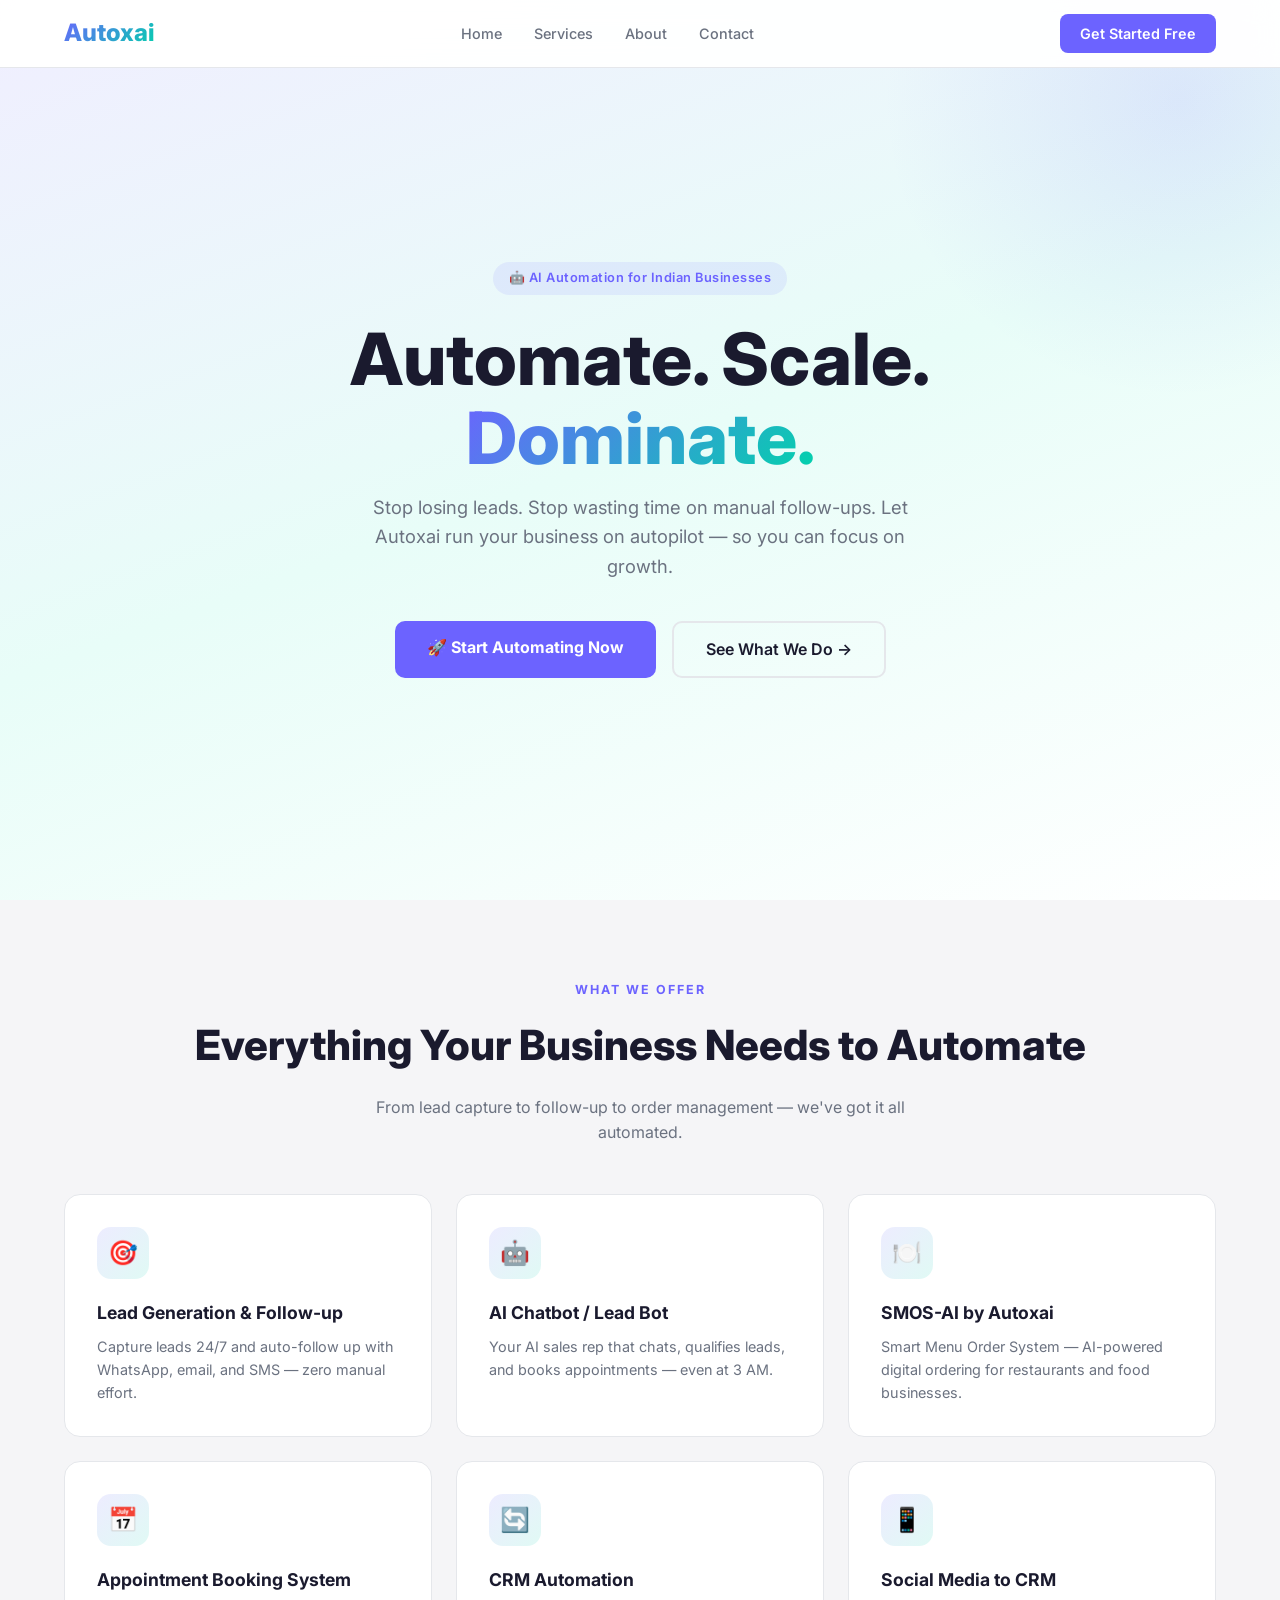
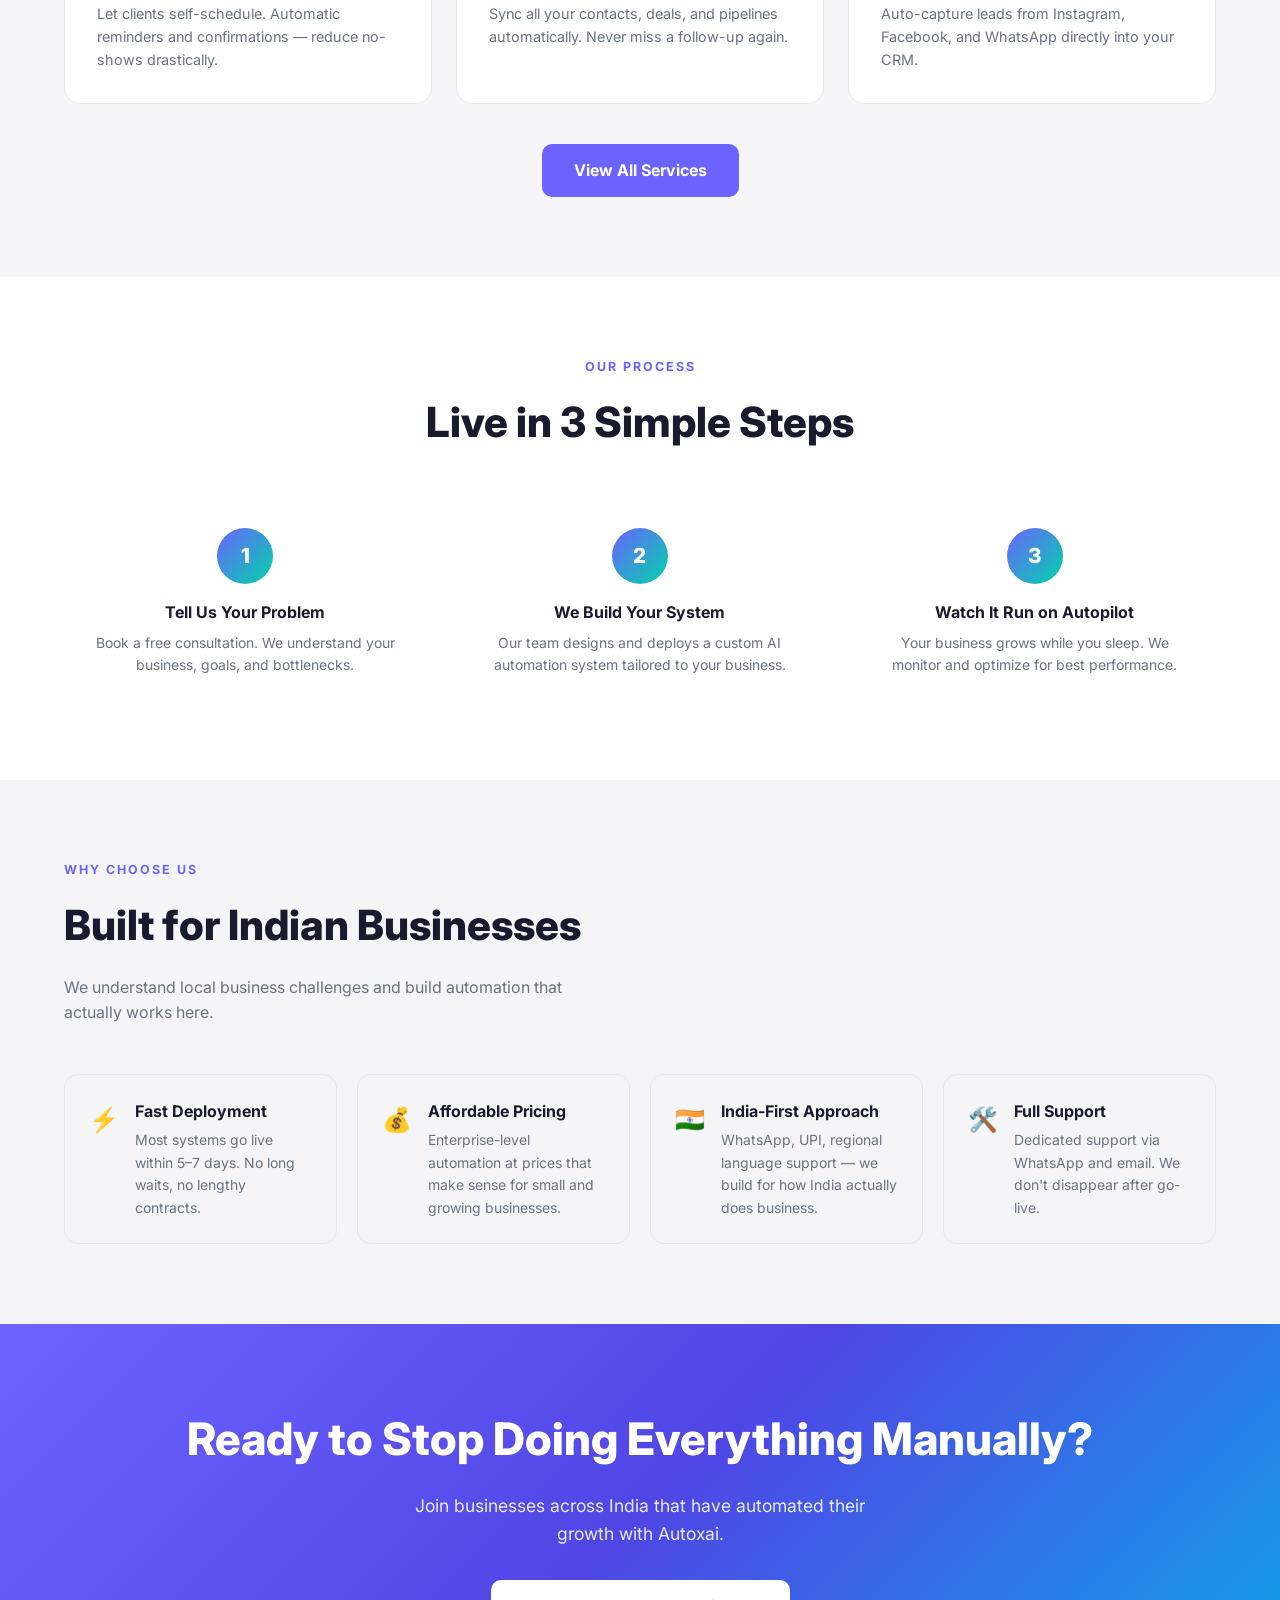
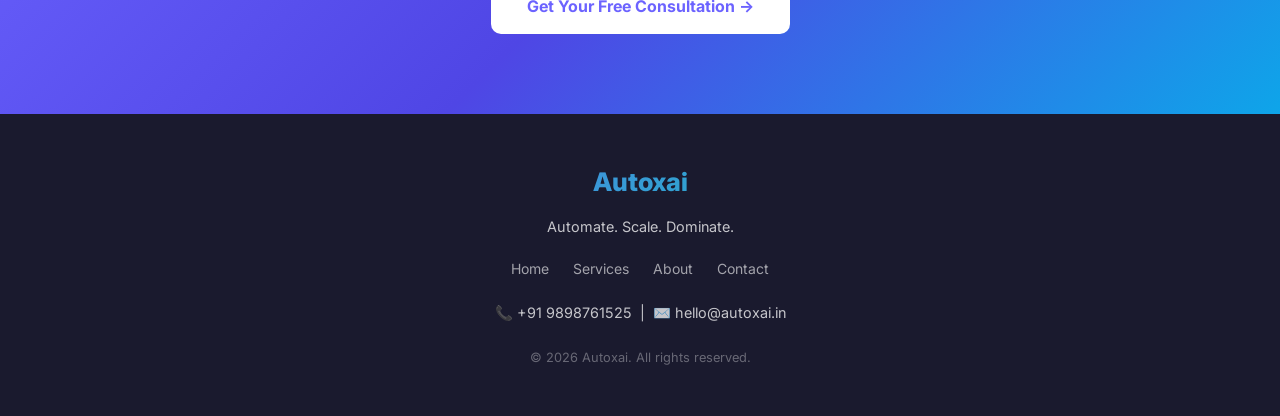
<file: index.html>
<!DOCTYPE html>
<html lang="en">
<head>
  <meta charset="UTF-8" />
  <meta name="viewport" content="width=device-width, initial-scale=1.0" />
  <title>Autoxai — Automate. Scale. Dominate.</title>
  <meta name="description" content="Autoxai helps Indian businesses automate lead generation, chatbots, CRM, and more with AI-powered solutions." />
  <link rel="stylesheet" href="css/style.css" />
  <link rel="preconnect" href="https://fonts.googleapis.com" />
  <link href="https://fonts.googleapis.com/css2?family=Inter:wght@400;500;600;700;800&display=swap" rel="stylesheet" />
</head>
<body>

<nav>
  <a href="/" class="logo">Autox<span style="color:var(--accent2)">ai</span></a>
  <ul class="nav-links">
    <li><a href="/">Home</a></li>
    <li><a href="/services">Services</a></li>
    <li><a href="/about">About</a></li>
    <li><a href="/contact">Contact</a></li>
  </ul>
  <a href="https://forms.gle/krrC5YGLVL2bGuEB9" target="_blank" class="nav-cta">Get Started Free</a>
  <button class="hamburger" aria-label="Menu">
    <span></span><span></span><span></span>
  </button>
</nav>

<section class="hero">
  <div>
    <div class="hero-badge">🤖 AI Automation for Indian Businesses</div>
    <h1>Automate. Scale.<br /><span>Dominate.</span></h1>
    <p>Stop losing leads. Stop wasting time on manual follow-ups. Let Autoxai run your business on autopilot — so you can focus on growth.</p>
    <div class="hero-btns">
      <a href="https://forms.gle/krrC5YGLVL2bGuEB9" target="_blank" class="btn-primary">🚀 Start Automating Now</a>
      <a href="/services" class="btn-secondary">See What We Do →</a>
    </div>
  </div>
</section>

<section class="services-bg">
  <div class="section-head center">
    <div class="section-label">What We Offer</div>
    <h2 class="section-title">Everything Your Business Needs to Automate</h2>
    <p class="section-sub">From lead capture to follow-up to order management — we've got it all automated.</p>
  </div>
  <div class="services-grid">
    <div class="service-card">
      <div class="service-icon">🎯</div>
      <h3>Lead Generation & Follow-up</h3>
      <p>Capture leads 24/7 and auto-follow up with WhatsApp, email, and SMS — zero manual effort.</p>
    </div>
    <div class="service-card">
      <div class="service-icon">🤖</div>
      <h3>AI Chatbot / Lead Bot</h3>
      <p>Your AI sales rep that chats, qualifies leads, and books appointments — even at 3 AM.</p>
    </div>
    <div class="service-card">
      <div class="service-icon">🍽️</div>
      <h3>SMOS-AI by Autoxai</h3>
      <p>Smart Menu Order System — AI-powered digital ordering for restaurants and food businesses.</p>
    </div>
    <div class="service-card">
      <div class="service-icon">📅</div>
      <h3>Appointment Booking System</h3>
      <p>Let clients self-schedule. Automatic reminders and confirmations — reduce no-shows drastically.</p>
    </div>
    <div class="service-card">
      <div class="service-icon">🔄</div>
      <h3>CRM Automation</h3>
      <p>Sync all your contacts, deals, and pipelines automatically. Never miss a follow-up again.</p>
    </div>
    <div class="service-card">
      <div class="service-icon">📱</div>
      <h3>Social Media to CRM</h3>
      <p>Auto-capture leads from Instagram, Facebook, and WhatsApp directly into your CRM.</p>
    </div>
  </div>
  <div style="text-align:center; margin-top:2.5rem;">
    <a href="/services" class="btn-primary">View All Services</a>
  </div>
</section>

<section>
  <div class="section-head center">
    <div class="section-label">Our Process</div>
    <h2 class="section-title">Live in 3 Simple Steps</h2>
  </div>
  <div class="steps">
    <div class="step">
      <div class="step-num">1</div>
      <h3>Tell Us Your Problem</h3>
      <p>Book a free consultation. We understand your business, goals, and bottlenecks.</p>
    </div>
    <div class="step">
      <div class="step-num">2</div>
      <h3>We Build Your System</h3>
      <p>Our team designs and deploys a custom AI automation system tailored to your business.</p>
    </div>
    <div class="step">
      <div class="step-num">3</div>
      <h3>Watch It Run on Autopilot</h3>
      <p>Your business grows while you sleep. We monitor and optimize for best performance.</p>
    </div>
  </div>
</section>

<section class="services-bg">
  <div class="section-head">
    <div class="section-label">Why Choose Us</div>
    <h2 class="section-title">Built for Indian Businesses</h2>
    <p class="section-sub">We understand local business challenges and build automation that actually works here.</p>
  </div>
  <div class="why-grid">
    <div class="why-card">
      <div class="why-icon">⚡</div>
      <div>
        <h4>Fast Deployment</h4>
        <p>Most systems go live within 5–7 days. No long waits, no lengthy contracts.</p>
      </div>
    </div>
    <div class="why-card">
      <div class="why-icon">💰</div>
      <div>
        <h4>Affordable Pricing</h4>
        <p>Enterprise-level automation at prices that make sense for small and growing businesses.</p>
      </div>
    </div>
    <div class="why-card">
      <div class="why-icon">🇮🇳</div>
      <div>
        <h4>India-First Approach</h4>
        <p>WhatsApp, UPI, regional language support — we build for how India actually does business.</p>
      </div>
    </div>
    <div class="why-card">
      <div class="why-icon">🛠️</div>
      <div>
        <h4>Full Support</h4>
        <p>Dedicated support via WhatsApp and email. We don't disappear after go-live.</p>
      </div>
    </div>
  </div>
</section>

<section class="cta-section">
  <h2>Ready to Stop Doing Everything Manually?</h2>
  <p>Join businesses across India that have automated their growth with Autoxai.</p>
  <a href="https://forms.gle/krrC5YGLVL2bGuEB9" target="_blank" class="btn-white">Get Your Free Consultation →</a>
</section>

<footer>
  <div class="footer-logo">Autoxai</div>
  <p>Automate. Scale. Dominate.</p>
  <div class="footer-links">
    <a href="/">Home</a>
    <a href="/services">Services</a>
    <a href="/about">About</a>
    <a href="/contact">Contact</a>
  </div>
  <p>📞 +91 9898761525 &nbsp;|&nbsp; ✉️ hello@autoxai.in</p>
  <div class="footer-bottom">© 2026 Autoxai. All rights reserved.</div>
</footer>

<script src="js/script.js"></script>
</body>
</html>
</file>
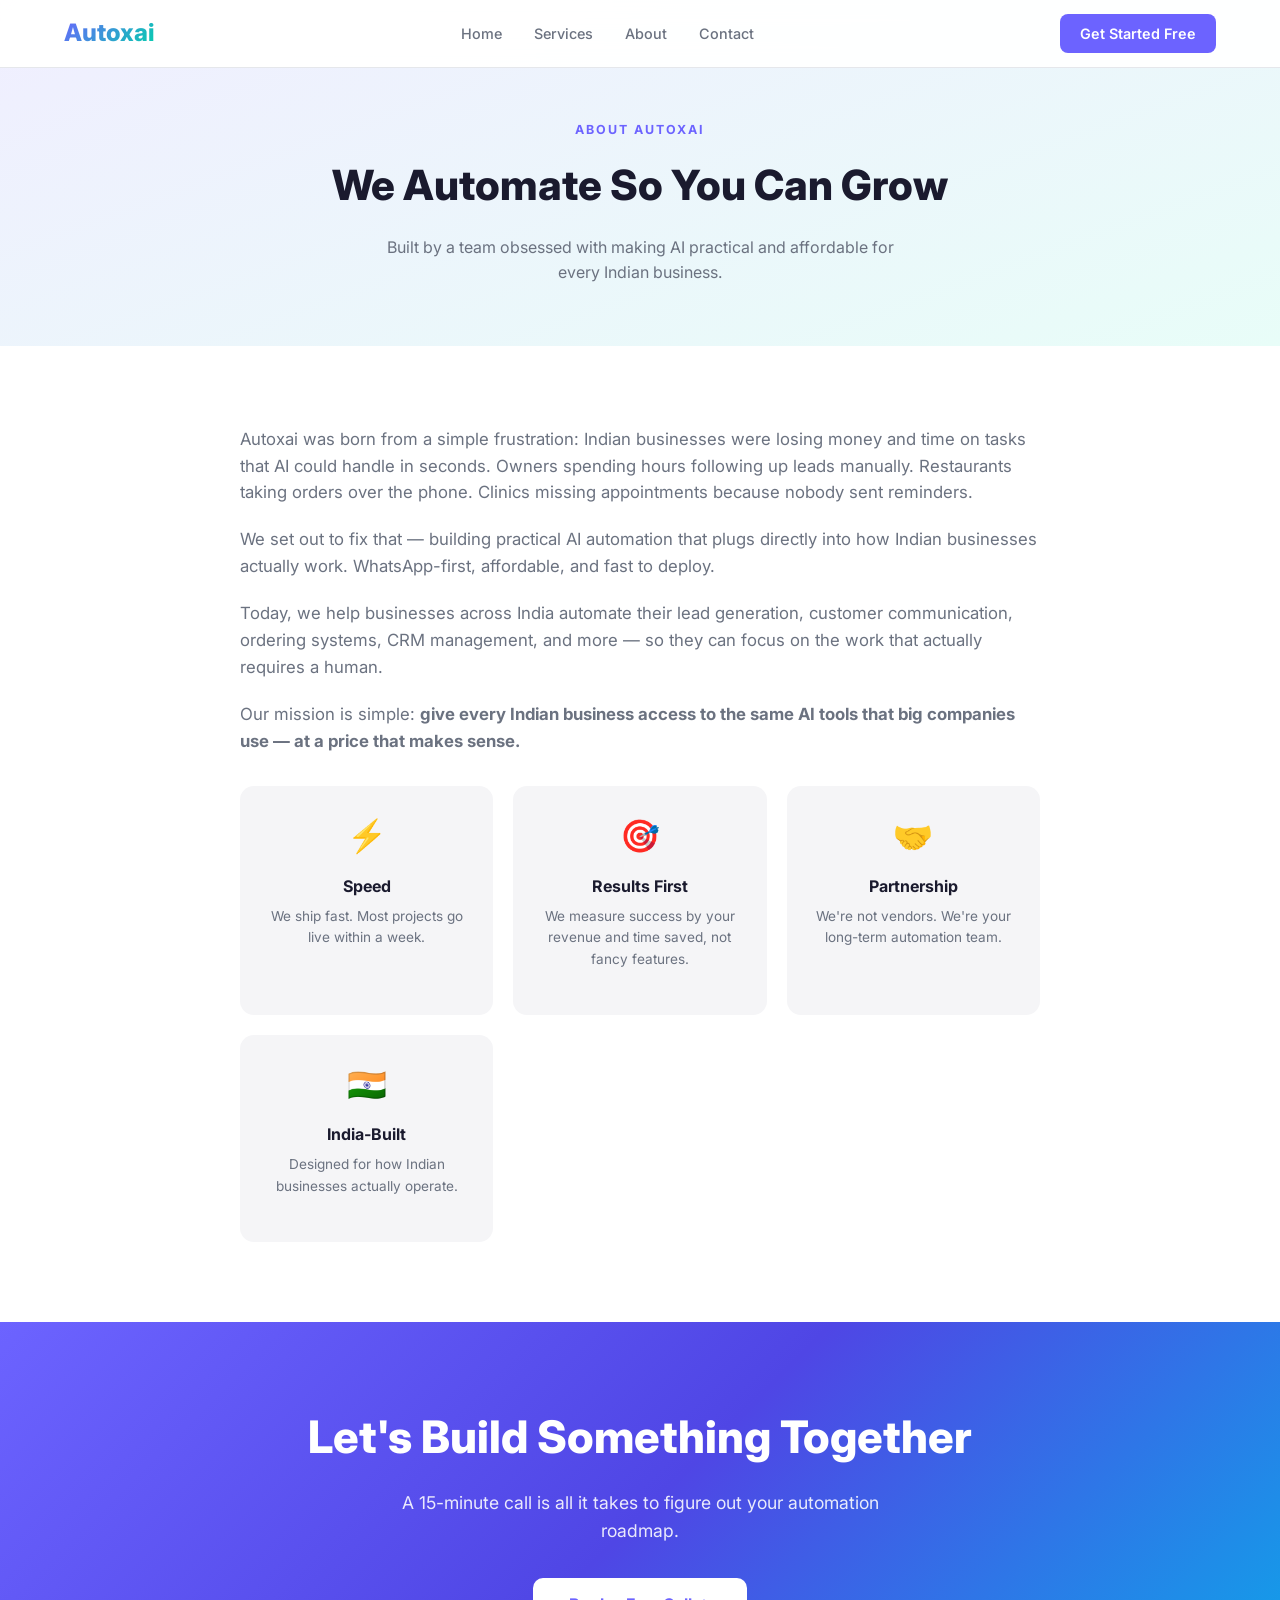
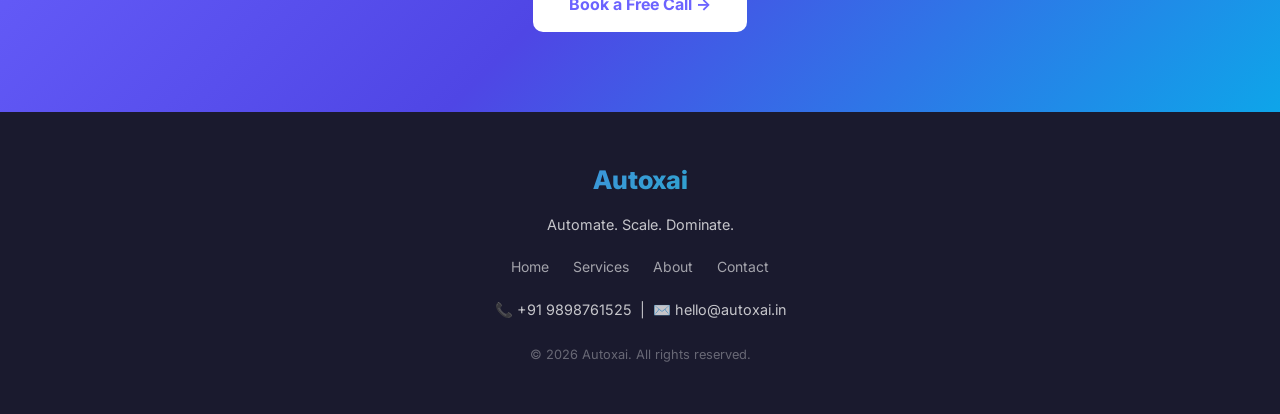
<file: about.html>
<!DOCTYPE html>
<html lang="en">
<head>
  <meta charset="UTF-8" />
  <meta name="viewport" content="width=device-width, initial-scale=1.0" />
  <title>About — Autoxai</title>
  <meta name="description" content="Learn about Autoxai — India's AI automation partner for small and growing businesses." />
  <link rel="stylesheet" href="css/style.css" />
  <link href="https://fonts.googleapis.com/css2?family=Inter:wght@400;500;600;700;800&display=swap" rel="stylesheet" />
</head>
<body>

<nav>
  <a href="/" class="logo">Autox<span style="color:var(--accent2)">ai</span></a>
  <ul class="nav-links">
    <li><a href="/">Home</a></li>
    <li><a href="/services">Services</a></li>
    <li><a href="/about">About</a></li>
    <li><a href="/contact">Contact</a></li>
  </ul>
  <a href="https://forms.gle/krrC5YGLVL2bGuEB9" target="_blank" class="nav-cta">Get Started Free</a>
  <button class="hamburger" aria-label="Menu">
    <span></span><span></span><span></span>
  </button>
</nav>

<section class="page-hero">
  <div class="section-label">About Autoxai</div>
  <h1 class="section-title">We Automate So You Can Grow</h1>
  <p class="section-sub" style="margin:0.75rem auto 0;">Built by a team obsessed with making AI practical and affordable for every Indian business.</p>
</section>

<section>
  <div class="about-body">
    <p>Autoxai was born from a simple frustration: Indian businesses were losing money and time on tasks that AI could handle in seconds. Owners spending hours following up leads manually. Restaurants taking orders over the phone. Clinics missing appointments because nobody sent reminders.</p>
    <p>We set out to fix that — building practical AI automation that plugs directly into how Indian businesses actually work. WhatsApp-first, affordable, and fast to deploy.</p>
    <p>Today, we help businesses across India automate their lead generation, customer communication, ordering systems, CRM management, and more — so they can focus on the work that actually requires a human.</p>
    <p>Our mission is simple: <strong>give every Indian business access to the same AI tools that big companies use — at a price that makes sense.</strong></p>

    <div class="team-values">
      <div class="value-card">
        <div class="icon">⚡</div>
        <h4>Speed</h4>
        <p>We ship fast. Most projects go live within a week.</p>
      </div>
      <div class="value-card">
        <div class="icon">🎯</div>
        <h4>Results First</h4>
        <p>We measure success by your revenue and time saved, not fancy features.</p>
      </div>
      <div class="value-card">
        <div class="icon">🤝</div>
        <h4>Partnership</h4>
        <p>We're not vendors. We're your long-term automation team.</p>
      </div>
      <div class="value-card">
        <div class="icon">🇮🇳</div>
        <h4>India-Built</h4>
        <p>Designed for how Indian businesses actually operate.</p>
      </div>
    </div>
  </div>
</section>

<section class="cta-section">
  <h2>Let's Build Something Together</h2>
  <p>A 15-minute call is all it takes to figure out your automation roadmap.</p>
  <a href="https://forms.gle/krrC5YGLVL2bGuEB9" target="_blank" class="btn-white">Book a Free Call →</a>
</section>

<footer>
  <div class="footer-logo">Autoxai</div>
  <p>Automate. Scale. Dominate.</p>
  <div class="footer-links">
    <a href="/">Home</a>
    <a href="/services">Services</a>
    <a href="/about">About</a>
    <a href="/contact">Contact</a>
  </div>
  <p>📞 +91 9898761525 &nbsp;|&nbsp; ✉️ hello@autoxai.in</p>
  <div class="footer-bottom">© 2026 Autoxai. All rights reserved.</div>
</footer>

<script src="js/script.js"></script>
</body>
</html>
</file>
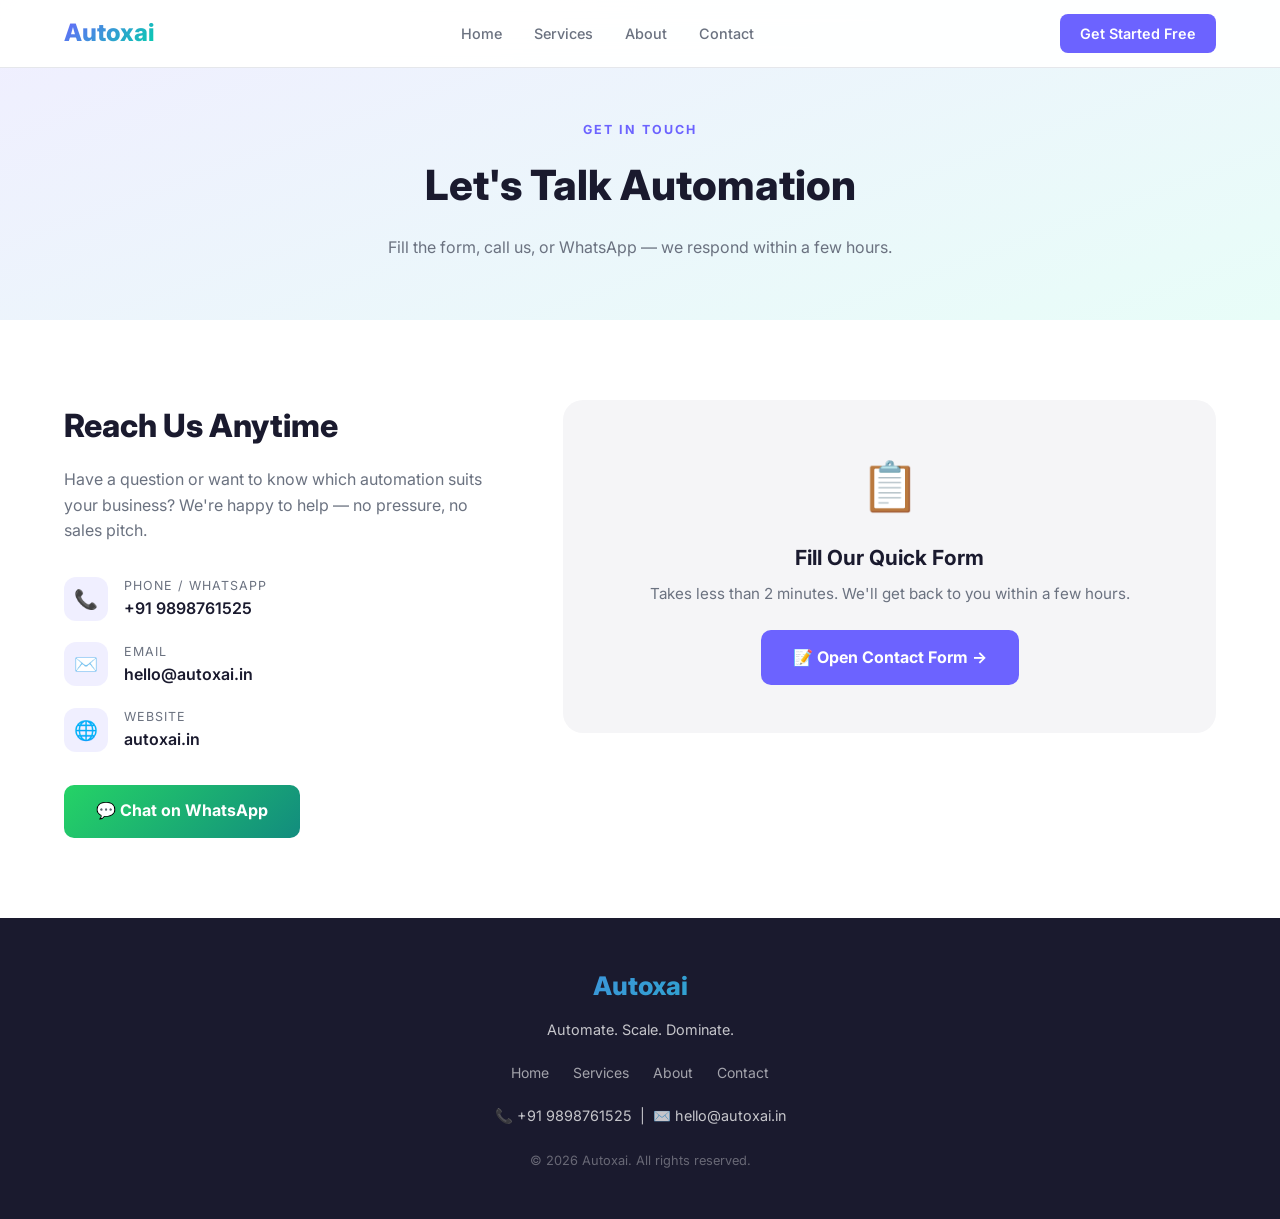
<file: contact.html>
<!DOCTYPE html>
<html lang="en">
<head>
  <meta charset="UTF-8" />
  <meta name="viewport" content="width=device-width, initial-scale=1.0" />
  <title>Contact — Autoxai</title>
  <meta name="description" content="Get in touch with Autoxai. Call, email, or fill the form to start automating your business." />
  <link rel="stylesheet" href="css/style.css" />
  <link href="https://fonts.googleapis.com/css2?family=Inter:wght@400;500;600;700;800&display=swap" rel="stylesheet" />
</head>
<body>

<nav>
  <a href="/" class="logo">Autox<span style="color:var(--accent2)">ai</span></a>
  <ul class="nav-links">
    <li><a href="/">Home</a></li>
    <li><a href="/services">Services</a></li>
    <li><a href="/about">About</a></li>
    <li><a href="/contact">Contact</a></li>
  </ul>
  <a href="https://forms.gle/krrC5YGLVL2bGuEB9" target="_blank" class="nav-cta">Get Started Free</a>
  <button class="hamburger" aria-label="Menu">
    <span></span><span></span><span></span>
  </button>
</nav>

<section class="page-hero">
  <div class="section-label">Get In Touch</div>
  <h1 class="section-title">Let's Talk Automation</h1>
  <p class="section-sub" style="margin:0.75rem auto 0;">Fill the form, call us, or WhatsApp — we respond within a few hours.</p>
</section>

<section>
  <div class="contact-grid">
    <div class="contact-info">
      <h2>Reach Us Anytime</h2>
      <p>Have a question or want to know which automation suits your business? We're happy to help — no pressure, no sales pitch.</p>

      <div class="contact-detail">
        <div class="contact-detail-icon">📞</div>
        <div class="contact-detail-text">
          <span>Phone / WhatsApp</span>
          <a href="tel:+919898761525"><strong>+91 9898761525</strong></a>
        </div>
      </div>

      <div class="contact-detail">
        <div class="contact-detail-icon">✉️</div>
        <div class="contact-detail-text">
          <span>Email</span>
          <a href="mailto:hello@autoxai.in"><strong>hello@autoxai.in</strong></a>
        </div>
      </div>

      <div class="contact-detail">
        <div class="contact-detail-icon">🌐</div>
        <div class="contact-detail-text">
          <span>Website</span>
          <a href="https://autoxai.in" target="_blank"><strong>autoxai.in</strong></a>
        </div>
      </div>

      <div style="margin-top:2rem;">
        <a href="https://wa.me/919898761525" target="_blank" class="btn-primary" style="background:linear-gradient(135deg,#25d366,#128c7e);">
          💬 Chat on WhatsApp
        </a>
      </div>
    </div>

    <div style="display:flex; align-items:center; justify-content:center; background:var(--gray); border-radius:20px; padding:3rem 2rem; text-align:center;">
      <div>
        <div style="font-size:3rem; margin-bottom:1rem;">📋</div>
        <h3 style="font-size:1.3rem; font-weight:700; margin-bottom:0.5rem;">Fill Our Quick Form</h3>
        <p style="color:var(--muted); margin-bottom:1.5rem; font-size:0.95rem;">Takes less than 2 minutes. We'll get back to you within a few hours.</p>
        <a href="https://forms.gle/krrC5YGLVL2bGuEB9" target="_blank" class="btn-primary" style="font-size:1rem; padding:0.9rem 2rem;">
          📝 Open Contact Form →
        </a>
      </div>
    </div>
  </div>
</section>

<footer>
  <div class="footer-logo">Autoxai</div>
  <p>Automate. Scale. Dominate.</p>
  <div class="footer-links">
    <a href="/">Home</a>
    <a href="/services">Services</a>
    <a href="/about">About</a>
    <a href="/contact">Contact</a>
  </div>
  <p>📞 +91 9898761525 &nbsp;|&nbsp; ✉️ hello@autoxai.in</p>
  <div class="footer-bottom">© 2026 Autoxai. All rights reserved.</div>
</footer>

<script src="js/script.js"></script>
</body>
</html>
</file>
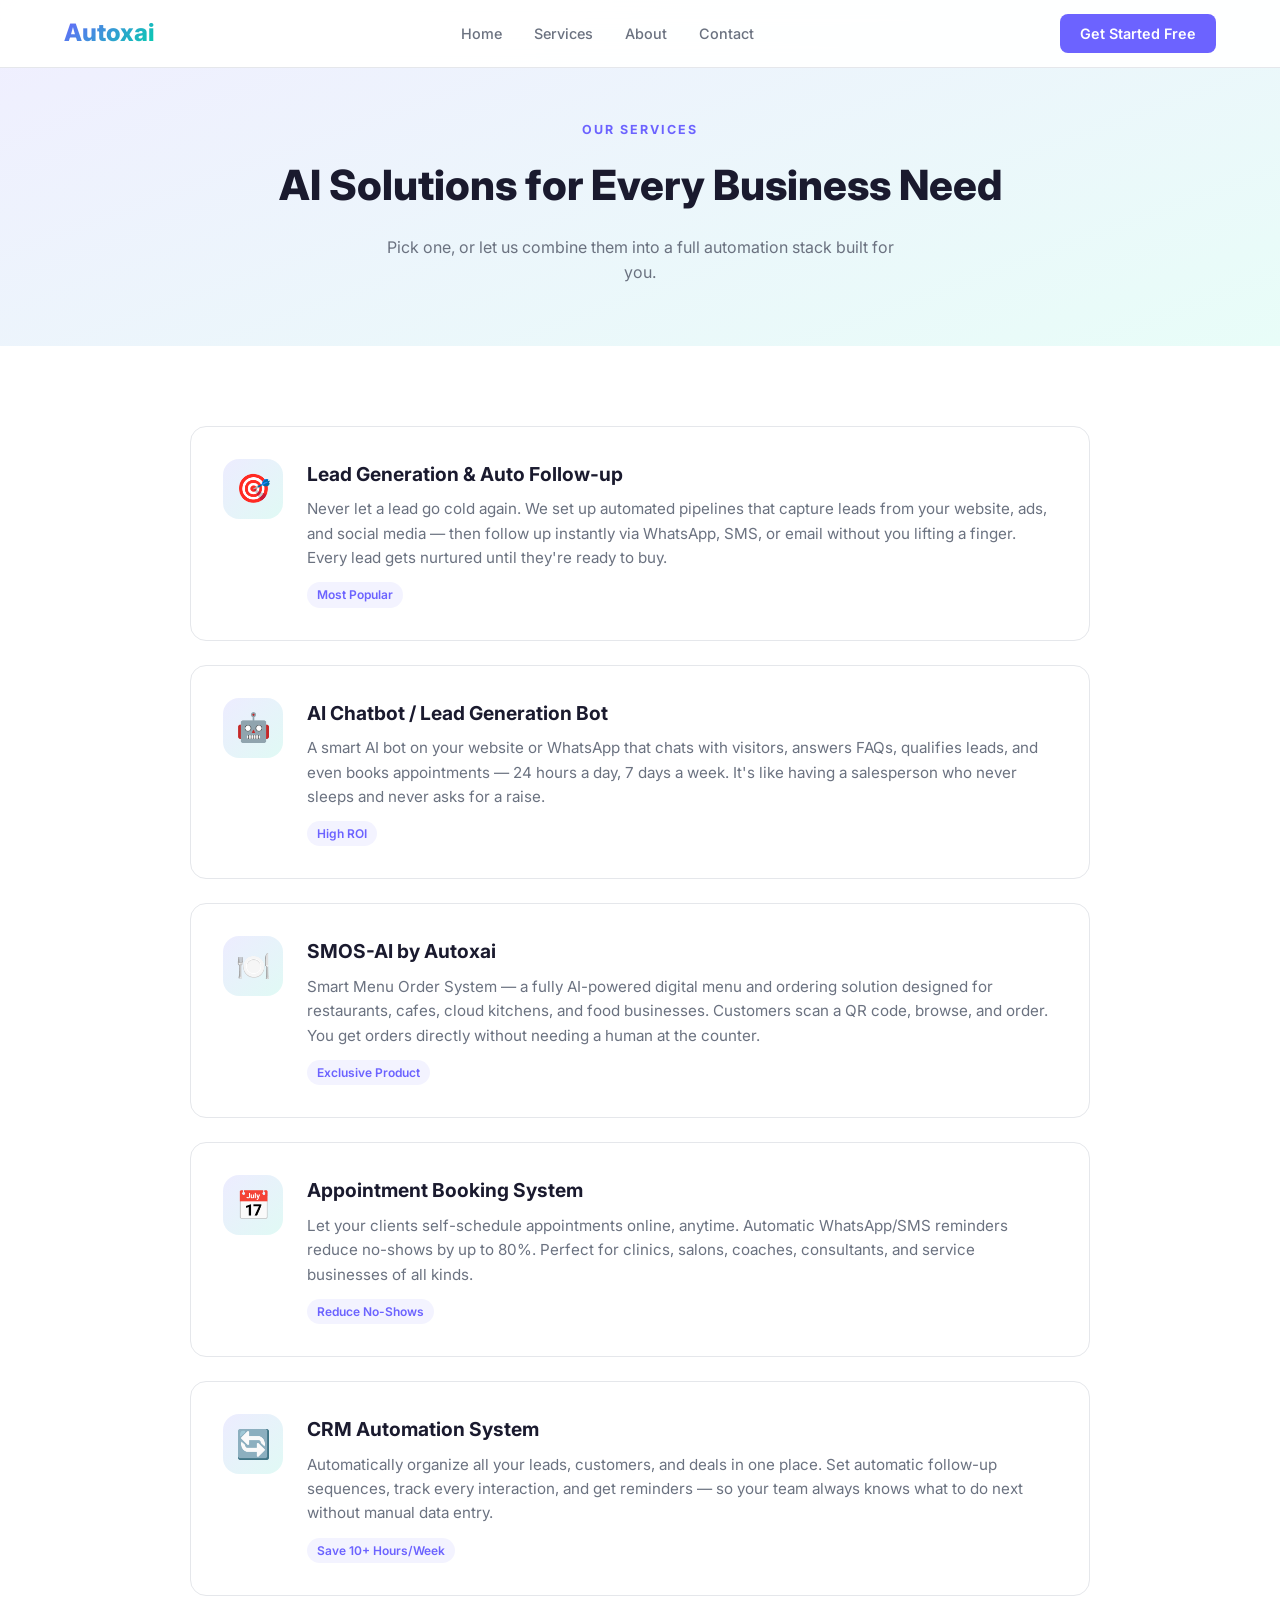
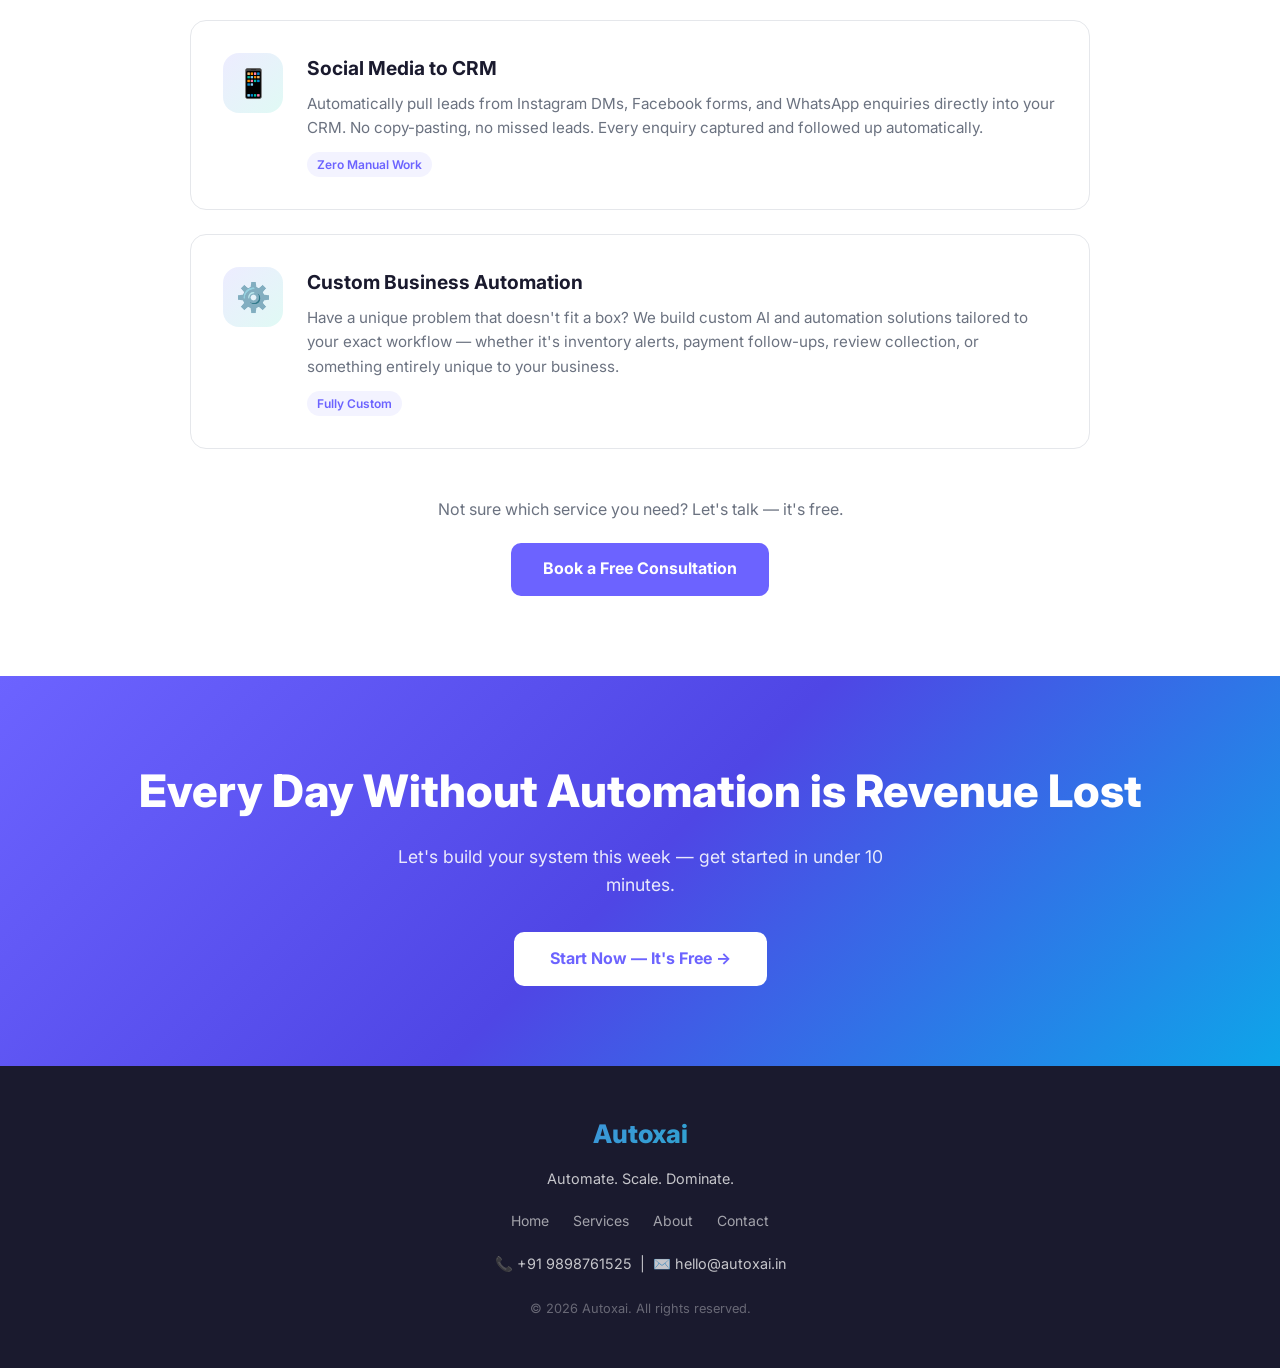
<file: services.html>
<!DOCTYPE html>
<html lang="en">
<head>
  <meta charset="UTF-8" />
  <meta name="viewport" content="width=device-width, initial-scale=1.0" />
  <title>Services — Autoxai</title>
  <meta name="description" content="AI automation services by Autoxai — chatbots, CRM, lead generation, ordering systems, and more." />
  <link rel="stylesheet" href="css/style.css" />
  <link href="https://fonts.googleapis.com/css2?family=Inter:wght@400;500;600;700;800&display=swap" rel="stylesheet" />
</head>
<body>

<nav>
  <a href="/" class="logo">Autox<span style="color:var(--accent2)">ai</span></a>
  <ul class="nav-links">
    <li><a href="/">Home</a></li>
    <li><a href="/services">Services</a></li>
    <li><a href="/about">About</a></li>
    <li><a href="/contact">Contact</a></li>
  </ul>
  <a href="https://forms.gle/krrC5YGLVL2bGuEB9" target="_blank" class="nav-cta">Get Started Free</a>
  <button class="hamburger" aria-label="Menu">
    <span></span><span></span><span></span>
  </button>
</nav>

<section class="page-hero">
  <div class="section-label">Our Services</div>
  <h1 class="section-title">AI Solutions for Every Business Need</h1>
  <p class="section-sub" style="margin:0.75rem auto 0;">Pick one, or let us combine them into a full automation stack built for you.</p>
</section>

<section>
  <div class="services-detail">

    <div class="service-detail-card">
      <div class="service-detail-icon">🎯</div>
      <div>
        <h3>Lead Generation & Auto Follow-up</h3>
        <p>Never let a lead go cold again. We set up automated pipelines that capture leads from your website, ads, and social media — then follow up instantly via WhatsApp, SMS, or email without you lifting a finger. Every lead gets nurtured until they're ready to buy.</p>
        <span class="service-tag">Most Popular</span>
      </div>
    </div>

    <div class="service-detail-card">
      <div class="service-detail-icon">🤖</div>
      <div>
        <h3>AI Chatbot / Lead Generation Bot</h3>
        <p>A smart AI bot on your website or WhatsApp that chats with visitors, answers FAQs, qualifies leads, and even books appointments — 24 hours a day, 7 days a week. It's like having a salesperson who never sleeps and never asks for a raise.</p>
        <span class="service-tag">High ROI</span>
      </div>
    </div>

    <div class="service-detail-card">
      <div class="service-detail-icon">🍽️</div>
      <div>
        <h3>SMOS-AI by Autoxai</h3>
        <p>Smart Menu Order System — a fully AI-powered digital menu and ordering solution designed for restaurants, cafes, cloud kitchens, and food businesses. Customers scan a QR code, browse, and order. You get orders directly without needing a human at the counter.</p>
        <span class="service-tag">Exclusive Product</span>
      </div>
    </div>

    <div class="service-detail-card">
      <div class="service-detail-icon">📅</div>
      <div>
        <h3>Appointment Booking System</h3>
        <p>Let your clients self-schedule appointments online, anytime. Automatic WhatsApp/SMS reminders reduce no-shows by up to 80%. Perfect for clinics, salons, coaches, consultants, and service businesses of all kinds.</p>
        <span class="service-tag">Reduce No-Shows</span>
      </div>
    </div>

    <div class="service-detail-card">
      <div class="service-detail-icon">🔄</div>
      <div>
        <h3>CRM Automation System</h3>
        <p>Automatically organize all your leads, customers, and deals in one place. Set automatic follow-up sequences, track every interaction, and get reminders — so your team always knows what to do next without manual data entry.</p>
        <span class="service-tag">Save 10+ Hours/Week</span>
      </div>
    </div>

    <div class="service-detail-card">
      <div class="service-detail-icon">📱</div>
      <div>
        <h3>Social Media to CRM</h3>
        <p>Automatically pull leads from Instagram DMs, Facebook forms, and WhatsApp enquiries directly into your CRM. No copy-pasting, no missed leads. Every enquiry captured and followed up automatically.</p>
        <span class="service-tag">Zero Manual Work</span>
      </div>
    </div>

    <div class="service-detail-card">
      <div class="service-detail-icon">⚙️</div>
      <div>
        <h3>Custom Business Automation</h3>
        <p>Have a unique problem that doesn't fit a box? We build custom AI and automation solutions tailored to your exact workflow — whether it's inventory alerts, payment follow-ups, review collection, or something entirely unique to your business.</p>
        <span class="service-tag">Fully Custom</span>
      </div>
    </div>

  </div>

  <div style="text-align:center; margin-top:3rem;">
    <p style="color:var(--muted); margin-bottom:1.25rem;">Not sure which service you need? Let's talk — it's free.</p>
    <a href="https://forms.gle/krrC5YGLVL2bGuEB9" target="_blank" class="btn-primary">Book a Free Consultation</a>
  </div>
</section>

<section class="cta-section">
  <h2>Every Day Without Automation is Revenue Lost</h2>
  <p>Let's build your system this week — get started in under 10 minutes.</p>
  <a href="https://forms.gle/krrC5YGLVL2bGuEB9" target="_blank" class="btn-white">Start Now — It's Free →</a>
</section>

<footer>
  <div class="footer-logo">Autoxai</div>
  <p>Automate. Scale. Dominate.</p>
  <div class="footer-links">
    <a href="/">Home</a>
    <a href="/services">Services</a>
    <a href="/about">About</a>
    <a href="/contact">Contact</a>
  </div>
  <p>📞 +91 9898761525 &nbsp;|&nbsp; ✉️ hello@autoxai.in</p>
  <div class="footer-bottom">© 2026 Autoxai. All rights reserved.</div>
</footer>

<script src="js/script.js"></script>
</body>
</html>
</file>
<file: css/style.css>
* { margin: 0; padding: 0; box-sizing: border-box; }

:root {
  --black: #0a0a0a;
  --white: #ffffff;
  --accent: #6c63ff;
  --accent2: #00d4aa;
  --gray: #f5f5f7;
  --text: #1a1a2e;
  --muted: #6b7280;
  --card-bg: #ffffff;
  --border: #e5e7eb;
}

html { scroll-behavior: smooth; }

body {
  font-family: 'Inter', -apple-system, sans-serif;
  color: var(--text);
  background: var(--white);
  line-height: 1.6;
}

a { text-decoration: none; color: inherit; }
img { max-width: 100%; }

/* NAV */
nav {
  position: fixed; top: 0; width: 100%; z-index: 999;
  background: rgba(255,255,255,0.95);
  backdrop-filter: blur(12px);
  border-bottom: 1px solid var(--border);
  padding: 0 5%;
  display: flex; align-items: center; justify-content: space-between;
  height: 68px;
}

.logo {
  font-size: 1.5rem; font-weight: 800;
  background: linear-gradient(135deg, var(--accent), var(--accent2));
  -webkit-background-clip: text; -webkit-text-fill-color: transparent;
  background-clip: text;
}

.nav-links { display: flex; gap: 2rem; list-style: none; }
.nav-links a { font-size: 0.9rem; font-weight: 500; color: var(--muted); transition: color 0.2s; }
.nav-links a:hover { color: var(--accent); }

.nav-cta {
  background: var(--accent); color: white;
  padding: 0.5rem 1.25rem; border-radius: 8px;
  font-size: 0.9rem; font-weight: 600;
  transition: transform 0.2s, box-shadow 0.2s;
}
.nav-cta:hover { transform: translateY(-1px); box-shadow: 0 4px 20px rgba(108,99,255,0.35); }

.hamburger { display: none; flex-direction: column; gap: 5px; cursor: pointer; background: none; border: none; }
.hamburger span { width: 24px; height: 2px; background: var(--text); border-radius: 2px; transition: 0.3s; }

/* HERO */
.hero {
  min-height: 100vh;
  display: flex; align-items: center; justify-content: center;
  text-align: center;
  padding: 100px 5% 60px;
  background: linear-gradient(160deg, #f0eeff 0%, #e8fdf8 50%, #ffffff 100%);
  position: relative; overflow: hidden;
}

.hero::before {
  content: '';
  position: absolute; top: -200px; right: -200px;
  width: 600px; height: 600px;
  background: radial-gradient(circle, rgba(108,99,255,0.12) 0%, transparent 70%);
  border-radius: 50%;
}

.hero-badge {
  display: inline-flex; align-items: center; gap: 6px;
  background: rgba(108,99,255,0.1); color: var(--accent);
  padding: 6px 16px; border-radius: 100px;
  font-size: 0.8rem; font-weight: 600; letter-spacing: 0.5px;
  margin-bottom: 1.5rem;
}

.hero h1 {
  font-size: clamp(2.5rem, 6vw, 4.5rem);
  font-weight: 800; line-height: 1.1;
  color: var(--text);
  margin-bottom: 1rem;
}

.hero h1 span {
  background: linear-gradient(135deg, var(--accent), var(--accent2));
  -webkit-background-clip: text; -webkit-text-fill-color: transparent;
  background-clip: text;
}

.hero p {
  font-size: 1.15rem; color: var(--muted);
  max-width: 560px; margin: 0 auto 2.5rem;
}

.hero-btns { display: flex; gap: 1rem; justify-content: center; flex-wrap: wrap; }

.btn-primary {
  background: var(--accent); color: white;
  padding: 0.85rem 2rem; border-radius: 10px;
  font-weight: 700; font-size: 1rem;
  transition: transform 0.2s, box-shadow 0.2s;
  display: inline-block;
}
.btn-primary:hover { transform: translateY(-2px); box-shadow: 0 8px 30px rgba(108,99,255,0.4); }

.btn-secondary {
  background: transparent; color: var(--text);
  padding: 0.85rem 2rem; border-radius: 10px;
  font-weight: 600; font-size: 1rem;
  border: 2px solid var(--border);
  transition: border-color 0.2s, color 0.2s;
  display: inline-block;
}
.btn-secondary:hover { border-color: var(--accent); color: var(--accent); }

.hero-stats {
  display: flex; gap: 3rem; justify-content: center;
  margin-top: 3.5rem; flex-wrap: wrap;
}

.stat-item { text-align: center; }
.stat-num { font-size: 2rem; font-weight: 800; color: var(--text); }
.stat-label { font-size: 0.8rem; color: var(--muted); text-transform: uppercase; letter-spacing: 1px; }

/* SECTIONS */
section { padding: 80px 5%; }

.section-label {
  font-size: 0.78rem; font-weight: 700; letter-spacing: 2px;
  text-transform: uppercase; color: var(--accent);
  margin-bottom: 0.75rem;
}

.section-title {
  font-size: clamp(1.8rem, 4vw, 2.6rem);
  font-weight: 800; color: var(--text);
  margin-bottom: 1rem;
}

.section-sub {
  font-size: 1rem; color: var(--muted);
  max-width: 540px;
}

.section-head { margin-bottom: 3rem; }
.center { text-align: center; }
.center .section-sub { margin: 0 auto; }

/* SERVICES */
.services-bg { background: var(--gray); }

.services-grid {
  display: grid;
  grid-template-columns: repeat(auto-fit, minmax(280px, 1fr));
  gap: 1.5rem;
}

.service-card {
  background: var(--white);
  border: 1px solid var(--border);
  border-radius: 16px;
  padding: 2rem;
  transition: transform 0.25s, box-shadow 0.25s;
  position: relative; overflow: hidden;
}
.service-card::before {
  content: '';
  position: absolute; top: 0; left: 0; right: 0; height: 3px;
  background: linear-gradient(90deg, var(--accent), var(--accent2));
  opacity: 0; transition: opacity 0.25s;
}
.service-card:hover { transform: translateY(-6px); box-shadow: 0 20px 50px rgba(0,0,0,0.08); }
.service-card:hover::before { opacity: 1; }

.service-icon {
  width: 52px; height: 52px; border-radius: 14px;
  background: linear-gradient(135deg, rgba(108,99,255,0.12), rgba(0,212,170,0.12));
  display: flex; align-items: center; justify-content: center;
  font-size: 1.5rem; margin-bottom: 1.25rem;
}

.service-card h3 { font-size: 1.1rem; font-weight: 700; margin-bottom: 0.5rem; }
.service-card p { font-size: 0.9rem; color: var(--muted); line-height: 1.6; }

/* HOW IT WORKS */
.steps { display: grid; grid-template-columns: repeat(auto-fit, minmax(220px, 1fr)); gap: 2rem; margin-top: 3rem; }

.step { text-align: center; padding: 1.5rem; }
.step-num {
  width: 56px; height: 56px; border-radius: 50%;
  background: linear-gradient(135deg, var(--accent), var(--accent2));
  color: white; font-size: 1.3rem; font-weight: 800;
  display: flex; align-items: center; justify-content: center;
  margin: 0 auto 1rem;
}
.step h3 { font-size: 1rem; font-weight: 700; margin-bottom: 0.4rem; }
.step p { font-size: 0.875rem; color: var(--muted); }

/* WHY US */
.why-grid { display: grid; grid-template-columns: repeat(auto-fit, minmax(250px, 1fr)); gap: 1.25rem; }

.why-card {
  padding: 1.5rem; border-radius: 14px;
  border: 1px solid var(--border);
  display: flex; gap: 1rem; align-items: flex-start;
}
.why-icon { font-size: 1.5rem; flex-shrink: 0; margin-top: 2px; }
.why-card h4 { font-weight: 700; margin-bottom: 0.3rem; }
.why-card p { font-size: 0.875rem; color: var(--muted); }

/* CTA SECTION */
.cta-section {
  background: linear-gradient(135deg, var(--accent) 0%, #4f46e5 50%, #0ea5e9 100%);
  color: white; text-align: center;
  padding: 80px 5%;
}
.cta-section h2 { font-size: clamp(1.8rem, 4vw, 2.8rem); font-weight: 800; margin-bottom: 1rem; }
.cta-section p { font-size: 1.1rem; opacity: 0.88; max-width: 500px; margin: 0 auto 2rem; }
.btn-white {
  background: white; color: var(--accent);
  padding: 0.9rem 2.25rem; border-radius: 10px;
  font-weight: 700; font-size: 1rem;
  display: inline-block; transition: transform 0.2s;
}
.btn-white:hover { transform: translateY(-2px); }

/* CONTACT */
.contact-grid {
  display: grid;
  grid-template-columns: 1fr 1.5fr;
  gap: 4rem; align-items: start;
}

.contact-info h2 { font-size: 2rem; font-weight: 800; margin-bottom: 1rem; }
.contact-info p { color: var(--muted); margin-bottom: 2rem; }

.contact-detail { display: flex; gap: 1rem; align-items: center; margin-bottom: 1.25rem; }
.contact-detail-icon {
  width: 44px; height: 44px; border-radius: 12px;
  background: rgba(108,99,255,0.1); color: var(--accent);
  display: flex; align-items: center; justify-content: center;
  font-size: 1.2rem; flex-shrink: 0;
}
.contact-detail-text span { display: block; font-size: 0.78rem; color: var(--muted); text-transform: uppercase; letter-spacing: 1px; }
.contact-detail-text a, .contact-detail-text strong { font-weight: 600; color: var(--text); }

.form-embed {
  background: var(--gray);
  border-radius: 20px;
  overflow: hidden; min-height: 520px;
}
.form-embed iframe { width: 100%; height: 600px; border: none; }

/* FOOTER */
footer {
  background: var(--text);
  color: rgba(255,255,255,0.75);
  padding: 3rem 5%;
  text-align: center;
}
.footer-logo {
  font-size: 1.6rem; font-weight: 800;
  background: linear-gradient(135deg, var(--accent), var(--accent2));
  -webkit-background-clip: text; -webkit-text-fill-color: transparent;
  background-clip: text; margin-bottom: 0.75rem;
}
footer p { font-size: 0.9rem; margin-bottom: 0.4rem; }
.footer-links { display: flex; gap: 1.5rem; justify-content: center; flex-wrap: wrap; margin: 1.25rem 0; }
.footer-links a { font-size: 0.875rem; color: rgba(255,255,255,0.6); transition: color 0.2s; }
.footer-links a:hover { color: white; }
.footer-bottom { font-size: 0.8rem; opacity: 0.45; margin-top: 1.5rem; }

/* ABOUT PAGE */
.about-hero {
  padding: 120px 5% 60px;
  background: linear-gradient(160deg, #f0eeff 0%, #e8fdf8 100%);
  text-align: center;
}
.about-body { max-width: 800px; margin: 0 auto; }
.about-body p { font-size: 1.05rem; color: var(--muted); margin-bottom: 1.25rem; }
.team-values { display: grid; grid-template-columns: repeat(auto-fit, minmax(200px, 1fr)); gap: 1.25rem; margin-top: 2rem; }
.value-card { background: var(--gray); border-radius: 14px; padding: 1.5rem; text-align: center; }
.value-card .icon { font-size: 2rem; margin-bottom: 0.75rem; }
.value-card h4 { font-weight: 700; margin-bottom: 0.4rem; }
.value-card p { font-size: 0.85rem; color: var(--muted); }

/* SERVICES PAGE */
.services-hero {
  padding: 120px 5% 60px;
  background: linear-gradient(160deg, #f0eeff 0%, #e8fdf8 100%);
  text-align: center;
}
.services-detail { display: grid; gap: 1.5rem; max-width: 900px; margin: 0 auto; }
.service-detail-card {
  background: white; border: 1px solid var(--border);
  border-radius: 16px; padding: 2rem;
  display: grid; grid-template-columns: auto 1fr; gap: 1.5rem; align-items: start;
  transition: box-shadow 0.25s;
}
.service-detail-card:hover { box-shadow: 0 10px 40px rgba(108,99,255,0.1); }
.service-detail-icon {
  width: 60px; height: 60px; border-radius: 16px;
  background: linear-gradient(135deg, rgba(108,99,255,0.12), rgba(0,212,170,0.12));
  display: flex; align-items: center; justify-content: center; font-size: 1.75rem;
}
.service-detail-card h3 { font-size: 1.2rem; font-weight: 700; margin-bottom: 0.5rem; }
.service-detail-card p { font-size: 0.95rem; color: var(--muted); }
.service-tag {
  display: inline-block; background: rgba(108,99,255,0.08); color: var(--accent);
  padding: 3px 10px; border-radius: 100px; font-size: 0.75rem; font-weight: 600;
  margin-top: 0.75rem;
}

/* PAGE HERO generic */
.page-hero {
  padding: 120px 5% 60px;
  background: linear-gradient(160deg, #f0eeff 0%, #e8fdf8 100%);
  text-align: center;
}

/* MOBILE */
@media (max-width: 768px) {
  .nav-links, .nav-cta { display: none; }
  .hamburger { display: flex; }

  nav.open .nav-links {
    display: flex; flex-direction: column;
    position: absolute; top: 68px; left: 0; right: 0;
    background: white; padding: 1.5rem 5%;
    border-bottom: 1px solid var(--border);
    gap: 1.25rem;
  }
  nav.open .nav-cta {
    display: block; margin: 0 5% 1rem; text-align: center;
  }

  .contact-grid { grid-template-columns: 1fr; gap: 2rem; }
  .hero-stats { gap: 1.5rem; }
}
</file>
